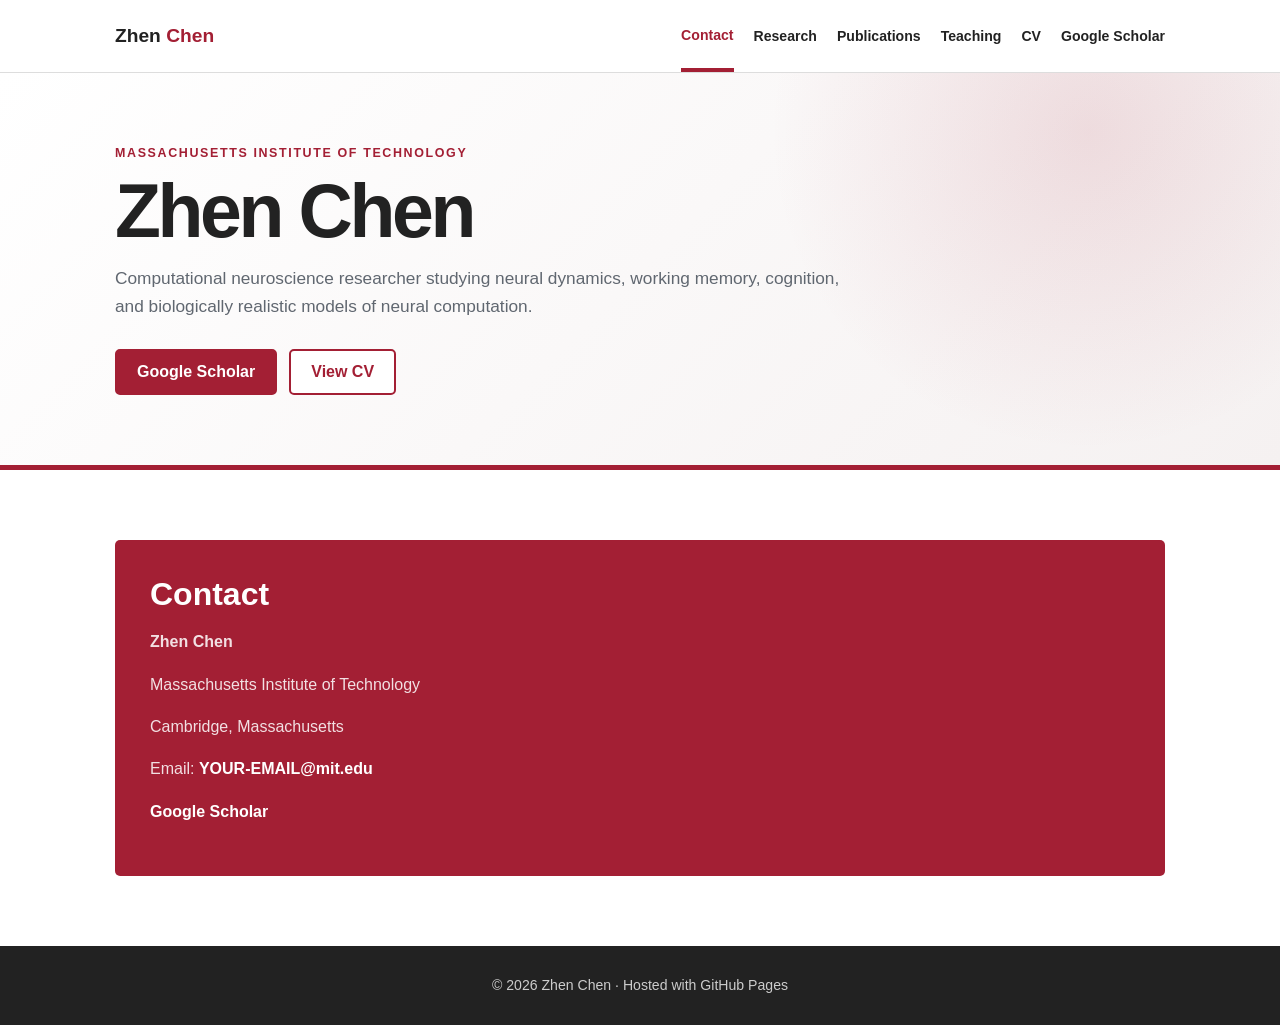
<file: contact.html>
<!DOCTYPE html>
<html lang="en">
<head>
  <meta charset="UTF-8">
  <meta name="viewport" content="width=device-width, initial-scale=1.0">
  <meta name="description" content="Academic website of Zhen Chen">
  <title>Zhen Chen | Contact</title>
  <link rel="stylesheet" href="style.css">
</head>

<body>
  <header class="site-header">
    <nav class="navigation container" aria-label="Main navigation">
      <a class="site-name" href="index.html">Zhen <span>Chen</span></a>

      <ul class="nav-links">
        <a class="active" href="contact.html">Contact</a>
        <li><a href="research.html">Research</a></li>
        <li><a href="publications.html">Publications</a></li>
        <li><a href="teaching.html">Teaching</a></li>
        <li><a href="Zhen-Chen-CV.pdf" target="_blank">CV</a></li>
        <li>
          <a
            href="https://scholar.google.com/citations?user=5tLXAaEAAAAJ&hl=en"
            target="_blank"
            rel="noopener noreferrer"
          >
            Google Scholar
          </a>
        </li>
      </ul>
    </nav>
  </header>

  <section class="page-banner">
    <div class="container">
      <p class="eyebrow">Massachusetts Institute of Technology</p>
      <h1>Zhen Chen</h1>

      <p class="subtitle">
        Computational neuroscience researcher studying neural dynamics,
        working memory, cognition, and biologically realistic models of
        neural computation.
      </p>

      <div class="button-group">
        <a
          class="button"
          href="https://scholar.google.com/citations?user=5tLXAaEAAAAJ&hl=en"
          target="_blank"
          rel="noopener noreferrer"
        >
          Google Scholar
        </a>

        <a
          class="button secondary"
          href="Zhen-Chen-CV.pdf"
          target="_blank"
        >
          View CV
        </a>
      </div>
    </div>
  </section>

<main>
  <section class="content-section">
    <div class="container">
      <div class="contact-card">
        <h2>Contact</h2>

        <p><strong>Zhen Chen</strong></p>

        <p>Massachusetts Institute of Technology</p>

        <p>Cambridge, Massachusetts</p>

        <p>
          Email:
          <a href="mailto:YOUR-EMAIL@mit.edu">
            YOUR-EMAIL@mit.edu
          </a>
        </p>

        <p>
          <a
            href="https://scholar.google.com/citations?user=5tLXAaEAAAAJ&hl=en"
            target="_blank"
            rel="noopener noreferrer"
          >
            Google Scholar
          </a>
        </p>
      </div>
    </div>
  </section>
</main>

  <footer>
    <div class="container">
      <p>&copy; 2026 Zhen Chen · Hosted with GitHub Pages</p>
    </div>
  </footer>
</body>
</html>
</file>
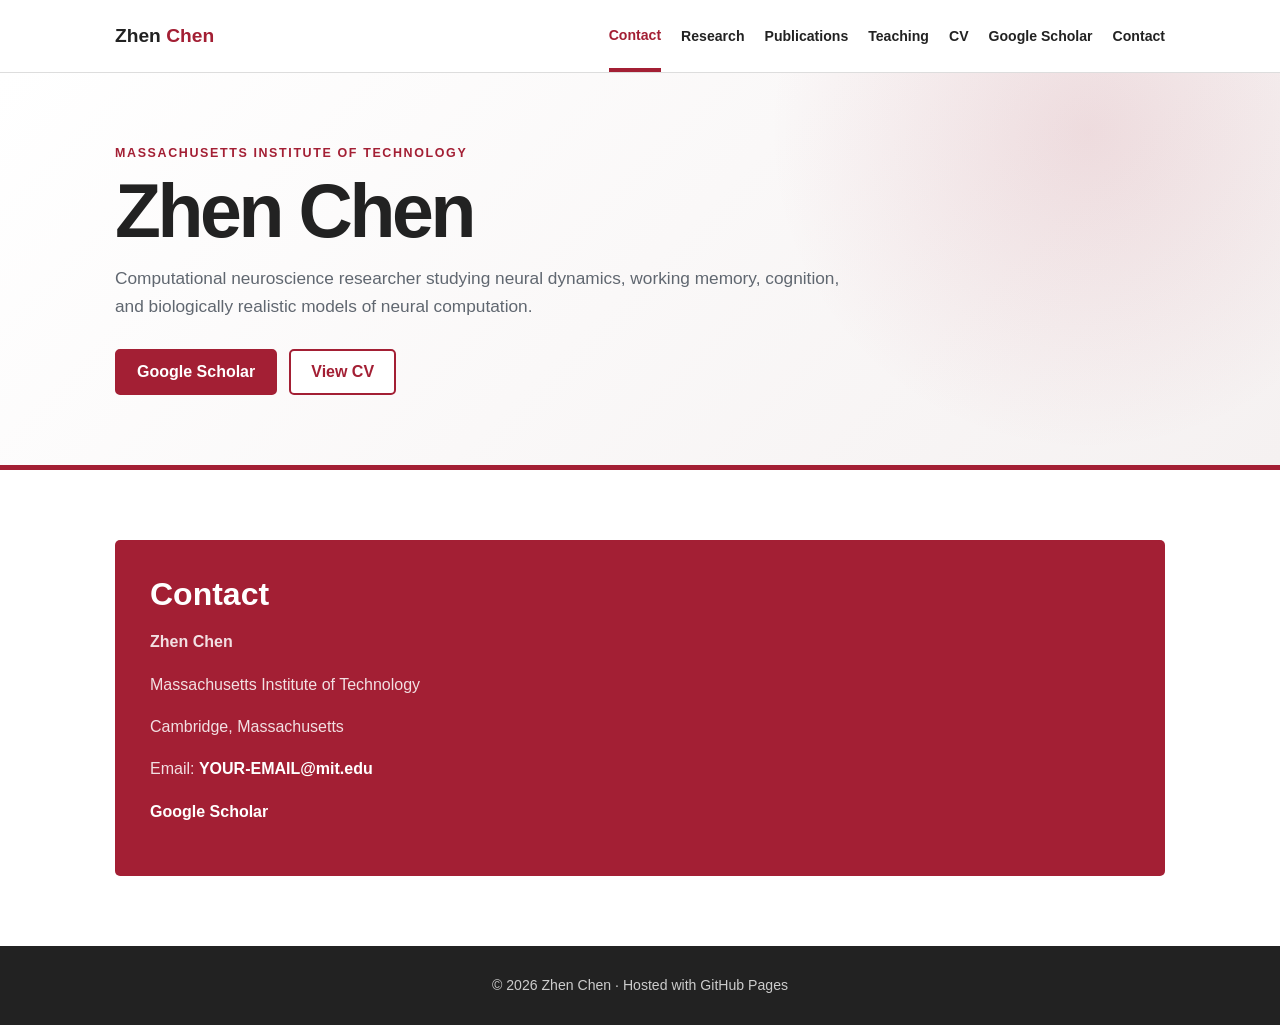
<file: Contact.html>
<!DOCTYPE html>
<html lang="en">
<head>
  <meta charset="UTF-8">
  <meta name="viewport" content="width=device-width, initial-scale=1.0">
  <meta name="description" content="Academic website of Zhen Chen">
  <title>Zhen Chen | Contact</title>
  <link rel="stylesheet" href="style.css">
</head>

<body>
  <header class="site-header">
    <nav class="navigation container" aria-label="Main navigation">
      <a class="site-name" href="index.html">Zhen <span>Chen</span></a>

      <ul class="nav-links">
        <a class="active" href="contact.html">Contact</a>
        <li><a href="research.html">Research</a></li>
        <li><a href="publications.html">Publications</a></li>
        <li><a href="teaching.html">Teaching</a></li>
        <li><a href="Zhen-Chen-CV.pdf" target="_blank">CV</a></li>
        <li>
          <a
            href="https://scholar.google.com/citations?user=5tLXAaEAAAAJ&hl=en"
            target="_blank"
            rel="noopener noreferrer"
          >
            Google Scholar
          </a>
        </li>
        <li><a href="contact.html">Contact</a></li>
      </ul>
    </nav>
  </header>

  <section class="page-banner">
    <div class="container">
      <p class="eyebrow">Massachusetts Institute of Technology</p>
      <h1>Zhen Chen</h1>

      <p class="subtitle">
        Computational neuroscience researcher studying neural dynamics,
        working memory, cognition, and biologically realistic models of
        neural computation.
      </p>

      <div class="button-group">
        <a
          class="button"
          href="https://scholar.google.com/citations?user=5tLXAaEAAAAJ&hl=en"
          target="_blank"
          rel="noopener noreferrer"
        >
          Google Scholar
        </a>

        <a
          class="button secondary"
          href="Zhen-Chen-CV.pdf"
          target="_blank"
        >
          View CV
        </a>
      </div>
    </div>
  </section>

<main>
  <section class="content-section">
    <div class="container">
      <div class="contact-card">
        <h2>Contact</h2>

        <p><strong>Zhen Chen</strong></p>

        <p>Massachusetts Institute of Technology</p>

        <p>Cambridge, Massachusetts</p>

        <p>
          Email:
          <a href="mailto:YOUR-EMAIL@mit.edu">
            YOUR-EMAIL@mit.edu
          </a>
        </p>

        <p>
          <a
            href="https://scholar.google.com/citations?user=5tLXAaEAAAAJ&hl=en"
            target="_blank"
            rel="noopener noreferrer"
          >
            Google Scholar
          </a>
        </p>
      </div>
    </div>
  </section>
</main>

  <footer>
    <div class="container">
      <p>&copy; 2026 Zhen Chen · Hosted with GitHub Pages</p>
    </div>
  </footer>
</body>
</html>
</file>
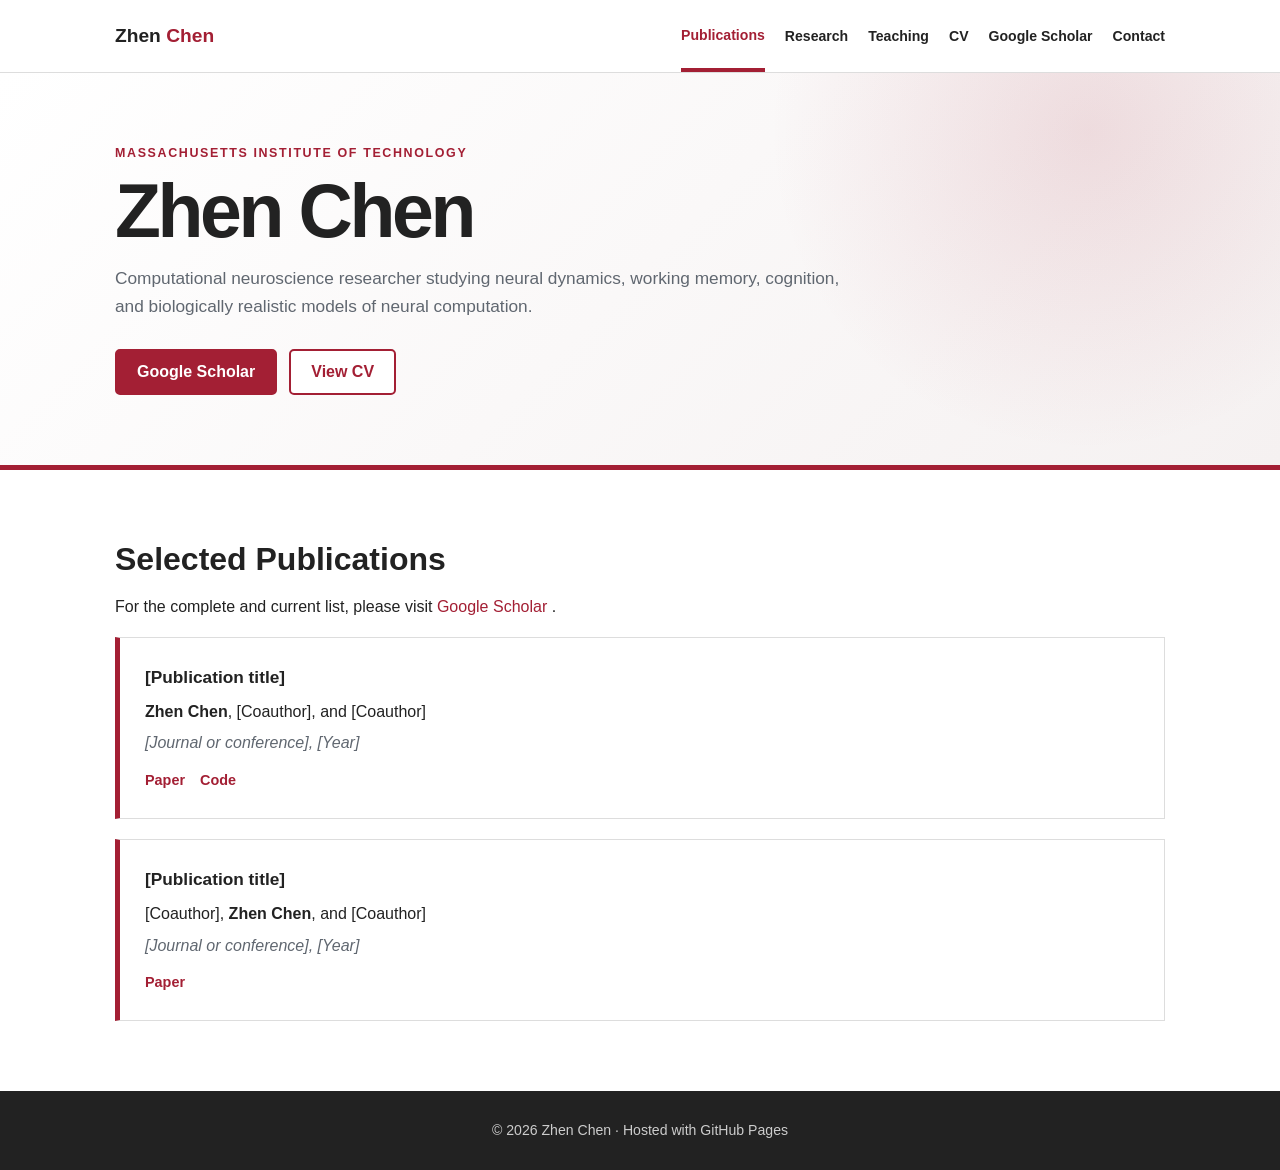
<file: publication.html>
<!DOCTYPE html>
<html lang="en">
<head>
  <meta charset="UTF-8">
  <meta name="viewport" content="width=device-width, initial-scale=1.0">
  <meta name="description" content="Academic website of Zhen Chen">
  <title>Zhen Chen | Publications</title>
  <link rel="stylesheet" href="style.css">
</head>

<body>
  <header class="site-header">
    <nav class="navigation container" aria-label="Main navigation">
      <a class="site-name" href="index.html">Zhen <span>Chen</span></a>

      <ul class="nav-links">
        <a class="active" href="publication.html">Publications</a>
        <li><a href="research.html">Research</a></li>
        <li><a href="teaching.html">Teaching</a></li>
        <li><a href="Zhen-Chen-CV.pdf" target="_blank">CV</a></li>
        <li>
          <a
            href="https://scholar.google.com/citations?user=5tLXAaEAAAAJ&hl=en"
            target="_blank"
            rel="noopener noreferrer"
          >
            Google Scholar
          </a>
        </li>
        <li><a href="contact.html">Contact</a></li>
      </ul>
    </nav>
  </header>

  <section class="page-banner">
    <div class="container">
      <p class="eyebrow">Massachusetts Institute of Technology</p>
      <h1>Zhen Chen</h1>

      <p class="subtitle">
        Computational neuroscience researcher studying neural dynamics,
        working memory, cognition, and biologically realistic models of
        neural computation.
      </p>

      <div class="button-group">
        <a
          class="button"
          href="https://scholar.google.com/citations?user=5tLXAaEAAAAJ&hl=en"
          target="_blank"
          rel="noopener noreferrer"
        >
          Google Scholar
        </a>

        <a
          class="button secondary"
          href="Zhen-Chen-CV.pdf"
          target="_blank"
        >
          View CV
        </a>
      </div>
    </div>
  </section>

<main>
  <section class="content-section">
    <div class="container">
      <h2>Selected Publications</h2>

      <p>
        For the complete and current list, please visit
        <a
          href="https://scholar.google.com/citations?user=5tLXAaEAAAAJ&hl=en"
          target="_blank"
        >
          Google Scholar
        </a>.
      </p>

      <div class="publication-list">
        <article class="publication">
          <p class="publication-title">[Publication title]</p>

          <p class="publication-authors">
            <strong>Zhen Chen</strong>, [Coauthor], and [Coauthor]
          </p>

          <p class="publication-source">
            [Journal or conference], [Year]
          </p>

          <div class="publication-links">
            <a href="#">Paper</a>
            <a href="#">Code</a>
          </div>
        </article>

        <article class="publication">
          <p class="publication-title">[Publication title]</p>

          <p class="publication-authors">
            [Coauthor], <strong>Zhen Chen</strong>, and [Coauthor]
          </p>

          <p class="publication-source">
            [Journal or conference], [Year]
          </p>

          <div class="publication-links">
            <a href="#">Paper</a>
          </div>
        </article>
      </div>
    </div>
  </section>
</main>

  <footer>
    <div class="container">
      <p>&copy; 2026 Zhen Chen · Hosted with GitHub Pages</p>
    </div>
  </footer>
</body>
</html>
</file>
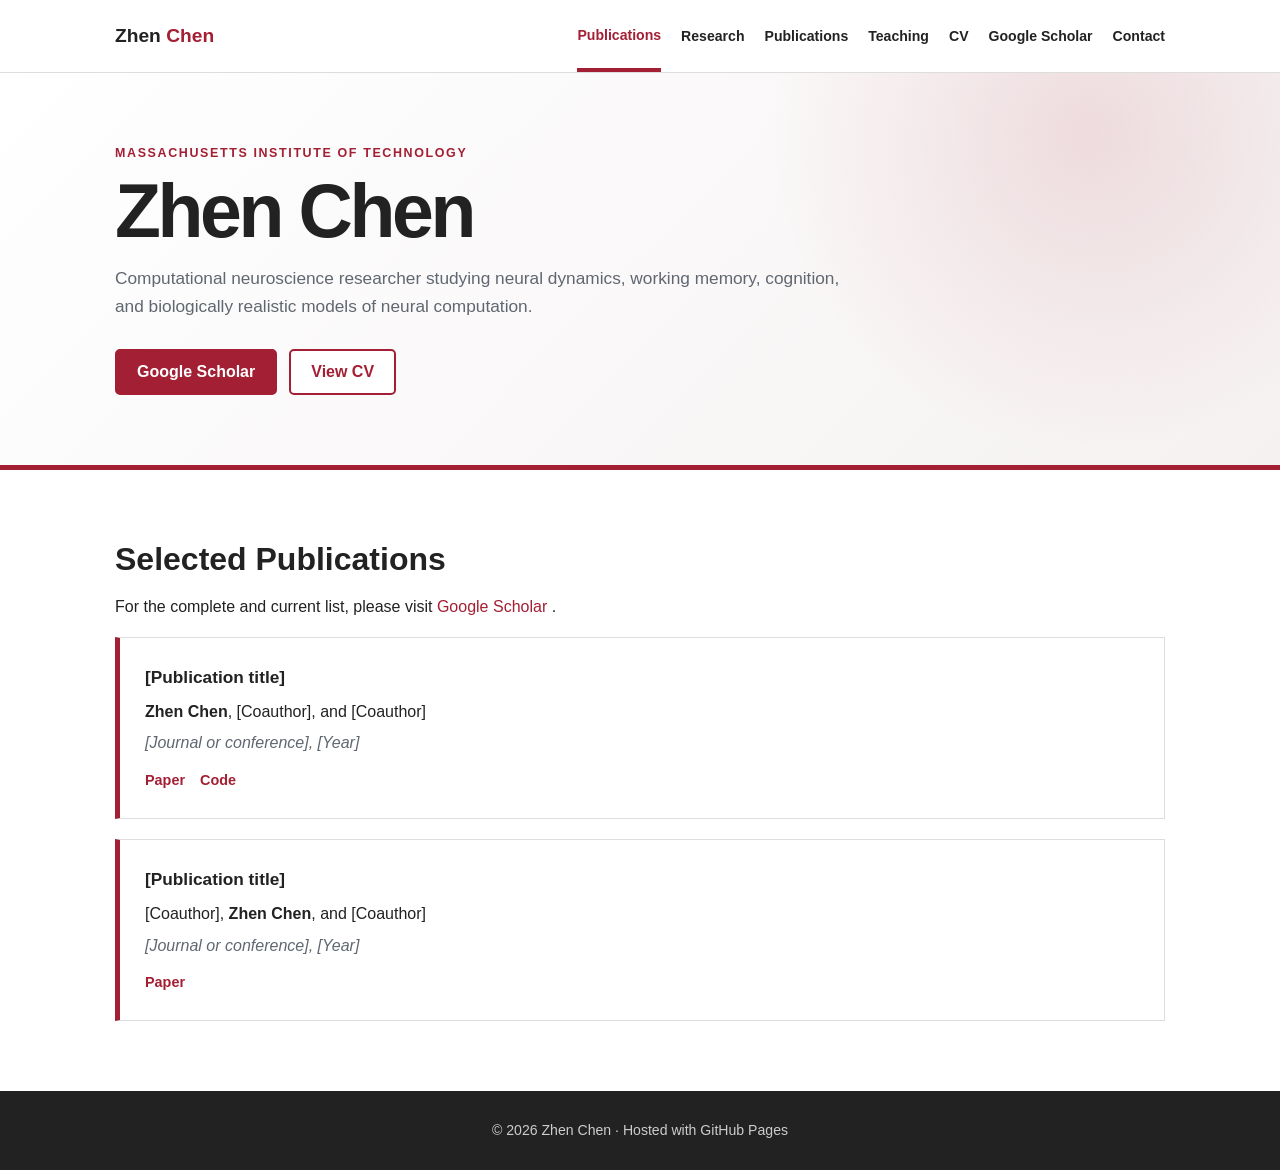
<file: Publication.html>
<!DOCTYPE html>
<html lang="en">
<head>
  <meta charset="UTF-8">
  <meta name="viewport" content="width=device-width, initial-scale=1.0">
  <meta name="description" content="Academic website of Zhen Chen">
  <title>Zhen Chen | Publications</title>
  <link rel="stylesheet" href="style.css">
</head>

<body>
  <header class="site-header">
    <nav class="navigation container" aria-label="Main navigation">
      <a class="site-name" href="index.html">Zhen <span>Chen</span></a>

      <ul class="nav-links">
        <a class="active" href="publications.html">Publications</a>
        <li><a href="research.html">Research</a></li>
        <li><a href="publications.html">Publications</a></li>
        <li><a href="teaching.html">Teaching</a></li>
        <li><a href="Zhen-Chen-CV.pdf" target="_blank">CV</a></li>
        <li>
          <a
            href="https://scholar.google.com/citations?user=5tLXAaEAAAAJ&hl=en"
            target="_blank"
            rel="noopener noreferrer"
          >
            Google Scholar
          </a>
        </li>
        <li><a href="contact.html">Contact</a></li>
      </ul>
    </nav>
  </header>

  <section class="page-banner">
    <div class="container">
      <p class="eyebrow">Massachusetts Institute of Technology</p>
      <h1>Zhen Chen</h1>

      <p class="subtitle">
        Computational neuroscience researcher studying neural dynamics,
        working memory, cognition, and biologically realistic models of
        neural computation.
      </p>

      <div class="button-group">
        <a
          class="button"
          href="https://scholar.google.com/citations?user=5tLXAaEAAAAJ&hl=en"
          target="_blank"
          rel="noopener noreferrer"
        >
          Google Scholar
        </a>

        <a
          class="button secondary"
          href="Zhen-Chen-CV.pdf"
          target="_blank"
        >
          View CV
        </a>
      </div>
    </div>
  </section>

<main>
  <section class="content-section">
    <div class="container">
      <h2>Selected Publications</h2>

      <p>
        For the complete and current list, please visit
        <a
          href="https://scholar.google.com/citations?user=5tLXAaEAAAAJ&hl=en"
          target="_blank"
        >
          Google Scholar
        </a>.
      </p>

      <div class="publication-list">
        <article class="publication">
          <p class="publication-title">[Publication title]</p>

          <p class="publication-authors">
            <strong>Zhen Chen</strong>, [Coauthor], and [Coauthor]
          </p>

          <p class="publication-source">
            [Journal or conference], [Year]
          </p>

          <div class="publication-links">
            <a href="#">Paper</a>
            <a href="#">Code</a>
          </div>
        </article>

        <article class="publication">
          <p class="publication-title">[Publication title]</p>

          <p class="publication-authors">
            [Coauthor], <strong>Zhen Chen</strong>, and [Coauthor]
          </p>

          <p class="publication-source">
            [Journal or conference], [Year]
          </p>

          <div class="publication-links">
            <a href="#">Paper</a>
          </div>
        </article>
      </div>
    </div>
  </section>
</main>

  <footer>
    <div class="container">
      <p>&copy; 2026 Zhen Chen · Hosted with GitHub Pages</p>
    </div>
  </footer>
</body>
</html>
</file>
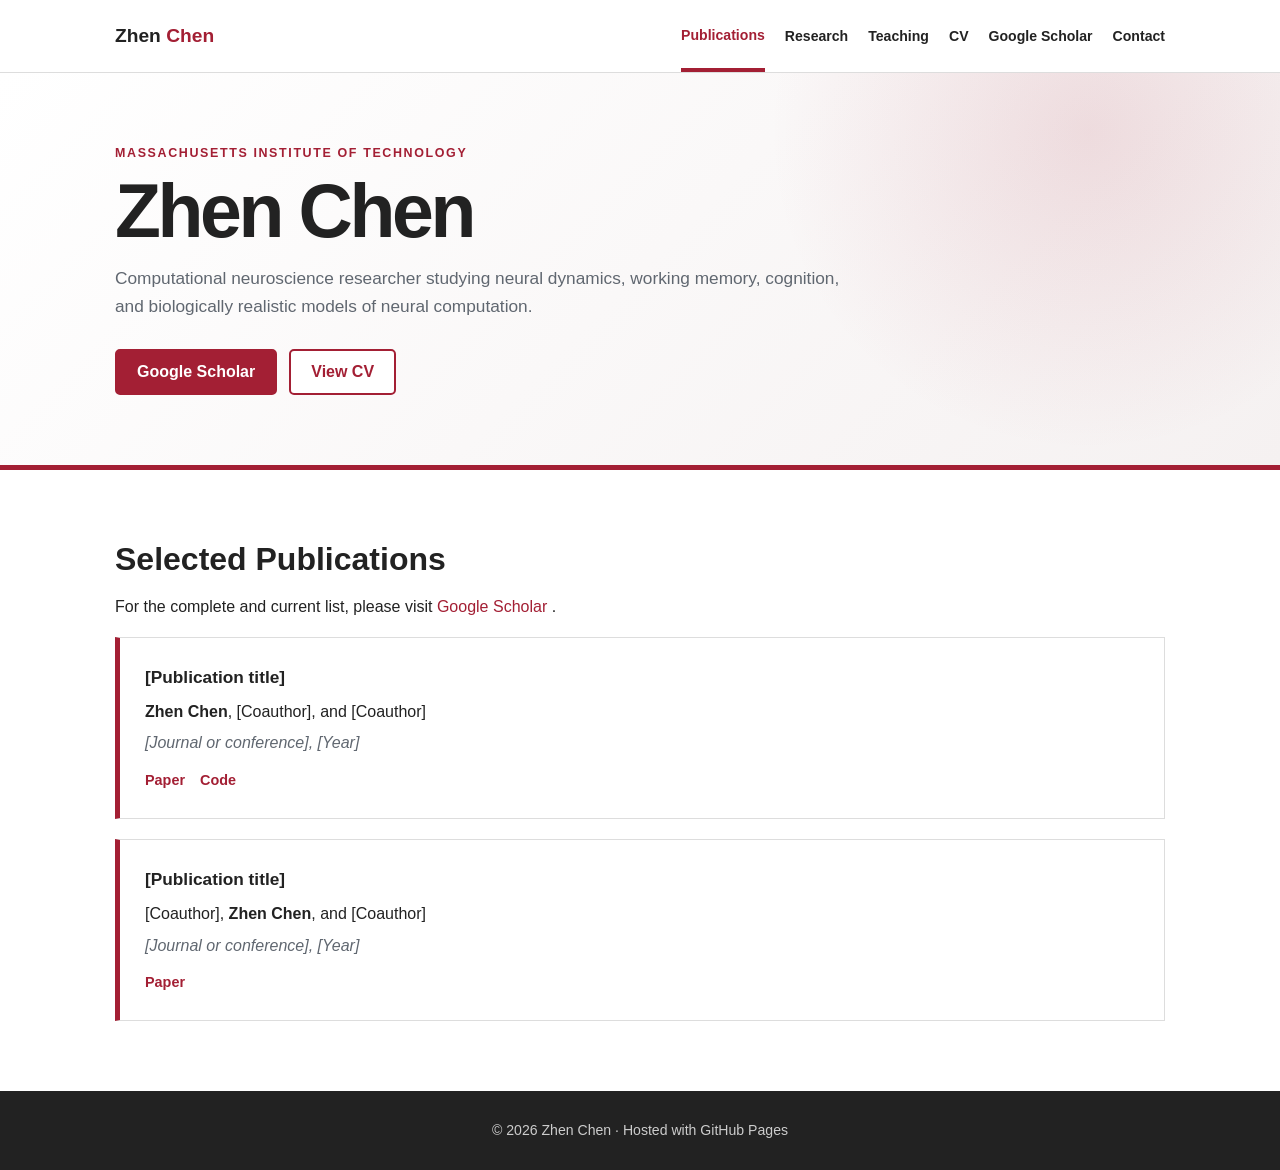
<file: publications.html>
<!DOCTYPE html>
<html lang="en">
<head>
  <meta charset="UTF-8">
  <meta name="viewport" content="width=device-width, initial-scale=1.0">
  <meta name="description" content="Academic website of Zhen Chen">
  <title>Zhen Chen | Publications</title>
  <link rel="stylesheet" href="style.css">
</head>

<body>
  <header class="site-header">
    <nav class="navigation container" aria-label="Main navigation">
      <a class="site-name" href="index.html">Zhen <span>Chen</span></a>

      <ul class="nav-links">
        <a class="active" href="publications.html">Publications</a>
        <li><a href="research.html">Research</a></li>
        <li><a href="teaching.html">Teaching</a></li>
        <li><a href="Zhen-Chen-CV.pdf" target="_blank">CV</a></li>
        <li>
          <a
            href="https://scholar.google.com/citations?user=5tLXAaEAAAAJ&hl=en"
            target="_blank"
            rel="noopener noreferrer"
          >
            Google Scholar
          </a>
        </li>
        <li><a href="contact.html">Contact</a></li>
      </ul>
    </nav>
  </header>

  <section class="page-banner">
    <div class="container">
      <p class="eyebrow">Massachusetts Institute of Technology</p>
      <h1>Zhen Chen</h1>

      <p class="subtitle">
        Computational neuroscience researcher studying neural dynamics,
        working memory, cognition, and biologically realistic models of
        neural computation.
      </p>

      <div class="button-group">
        <a
          class="button"
          href="https://scholar.google.com/citations?user=5tLXAaEAAAAJ&hl=en"
          target="_blank"
          rel="noopener noreferrer"
        >
          Google Scholar
        </a>

        <a
          class="button secondary"
          href="Zhen-Chen-CV.pdf"
          target="_blank"
        >
          View CV
        </a>
      </div>
    </div>
  </section>

<main>
  <section class="content-section">
    <div class="container">
      <h2>Selected Publications</h2>

      <p>
        For the complete and current list, please visit
        <a
          href="https://scholar.google.com/citations?user=5tLXAaEAAAAJ&hl=en"
          target="_blank"
        >
          Google Scholar
        </a>.
      </p>

      <div class="publication-list">
        <article class="publication">
          <p class="publication-title">[Publication title]</p>

          <p class="publication-authors">
            <strong>Zhen Chen</strong>, [Coauthor], and [Coauthor]
          </p>

          <p class="publication-source">
            [Journal or conference], [Year]
          </p>

          <div class="publication-links">
            <a href="#">Paper</a>
            <a href="#">Code</a>
          </div>
        </article>

        <article class="publication">
          <p class="publication-title">[Publication title]</p>

          <p class="publication-authors">
            [Coauthor], <strong>Zhen Chen</strong>, and [Coauthor]
          </p>

          <p class="publication-source">
            [Journal or conference], [Year]
          </p>

          <div class="publication-links">
            <a href="#">Paper</a>
          </div>
        </article>
      </div>
    </div>
  </section>
</main>

  <footer>
    <div class="container">
      <p>&copy; 2026 Zhen Chen · Hosted with GitHub Pages</p>
    </div>
  </footer>
</body>
</html>
</file>
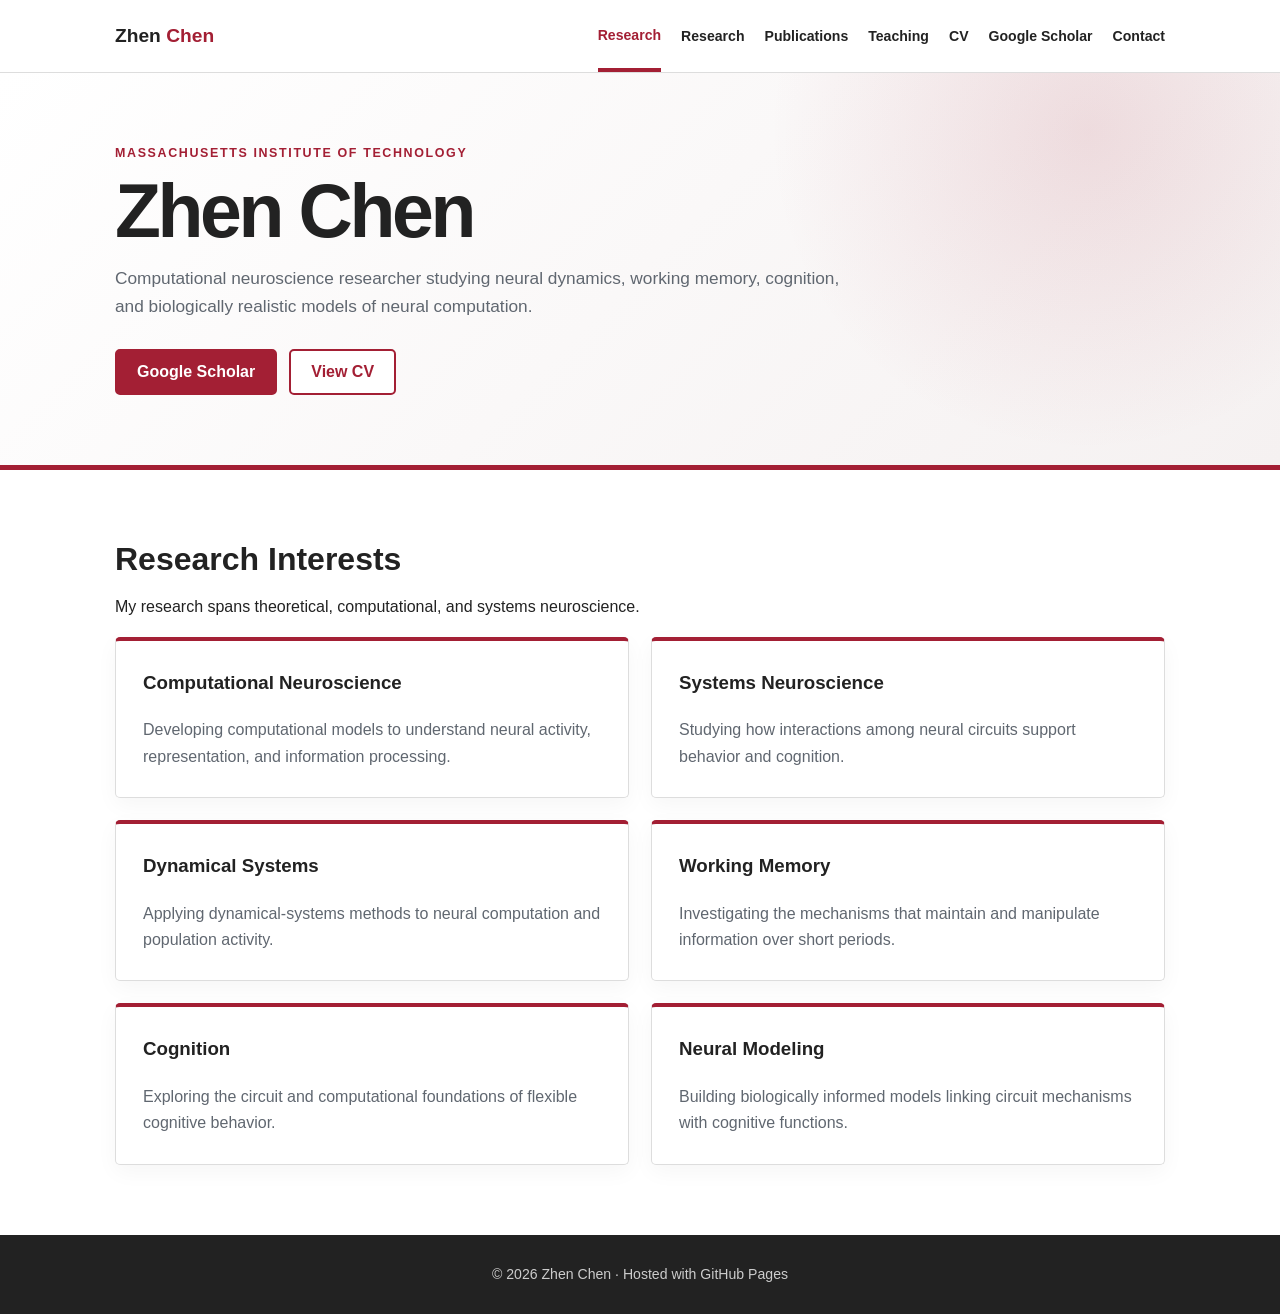
<file: Research.html>
<!DOCTYPE html>
<html lang="en">
<head>
  <meta charset="UTF-8">
  <meta name="viewport" content="width=device-width, initial-scale=1.0">
  <meta name="description" content="Academic website of Zhen Chen">
  <title>Zhen Chen | Research</title>
  <link rel="stylesheet" href="style.css">
</head>

<body>
  <header class="site-header">
    <nav class="navigation container" aria-label="Main navigation">
      <a class="site-name" href="index.html">Zhen <span>Chen</span></a>

      <ul class="nav-links">
        <a class="active" href="research.html">Research</a>
        <li><a href="research.html">Research</a></li>
        <li><a href="publications.html">Publications</a></li>
        <li><a href="teaching.html">Teaching</a></li>
        <li><a href="Zhen-Chen-CV.pdf" target="_blank">CV</a></li>
        <li>
          <a
            href="https://scholar.google.com/citations?user=5tLXAaEAAAAJ&hl=en"
            target="_blank"
            rel="noopener noreferrer"
          >
            Google Scholar
          </a>
        </li>
        <li><a href="contact.html">Contact</a></li>
      </ul>
    </nav>
  </header>

  <section class="page-banner">
    <div class="container">
      <p class="eyebrow">Massachusetts Institute of Technology</p>
      <h1>Zhen Chen</h1>

      <p class="subtitle">
        Computational neuroscience researcher studying neural dynamics,
        working memory, cognition, and biologically realistic models of
        neural computation.
      </p>

      <div class="button-group">
        <a
          class="button"
          href="https://scholar.google.com/citations?user=5tLXAaEAAAAJ&hl=en"
          target="_blank"
          rel="noopener noreferrer"
        >
          Google Scholar
        </a>

        <a
          class="button secondary"
          href="Zhen-Chen-CV.pdf"
          target="_blank"
        >
          View CV
        </a>
      </div>
    </div>
  </section>

<main>
  <section class="content-section">
    <div class="container">
      <h2>Research Interests</h2>

      <p>
        My research spans theoretical, computational, and systems
        neuroscience.
      </p>

      <div class="card-grid">
        <article class="card">
          <h3>Computational Neuroscience</h3>
          <p>
            Developing computational models to understand neural
            activity, representation, and information processing.
          </p>
        </article>

        <article class="card">
          <h3>Systems Neuroscience</h3>
          <p>
            Studying how interactions among neural circuits support
            behavior and cognition.
          </p>
        </article>

        <article class="card">
          <h3>Dynamical Systems</h3>
          <p>
            Applying dynamical-systems methods to neural computation and
            population activity.
          </p>
        </article>

        <article class="card">
          <h3>Working Memory</h3>
          <p>
            Investigating the mechanisms that maintain and manipulate
            information over short periods.
          </p>
        </article>

        <article class="card">
          <h3>Cognition</h3>
          <p>
            Exploring the circuit and computational foundations of
            flexible cognitive behavior.
          </p>
        </article>

        <article class="card">
          <h3>Neural Modeling</h3>
          <p>
            Building biologically informed models linking circuit
            mechanisms with cognitive functions.
          </p>
        </article>
      </div>
    </div>
  </section>
</main>

  <footer>
    <div class="container">
      <p>&copy; 2026 Zhen Chen · Hosted with GitHub Pages</p>
    </div>
  </footer>
</body>
</html>
</file>
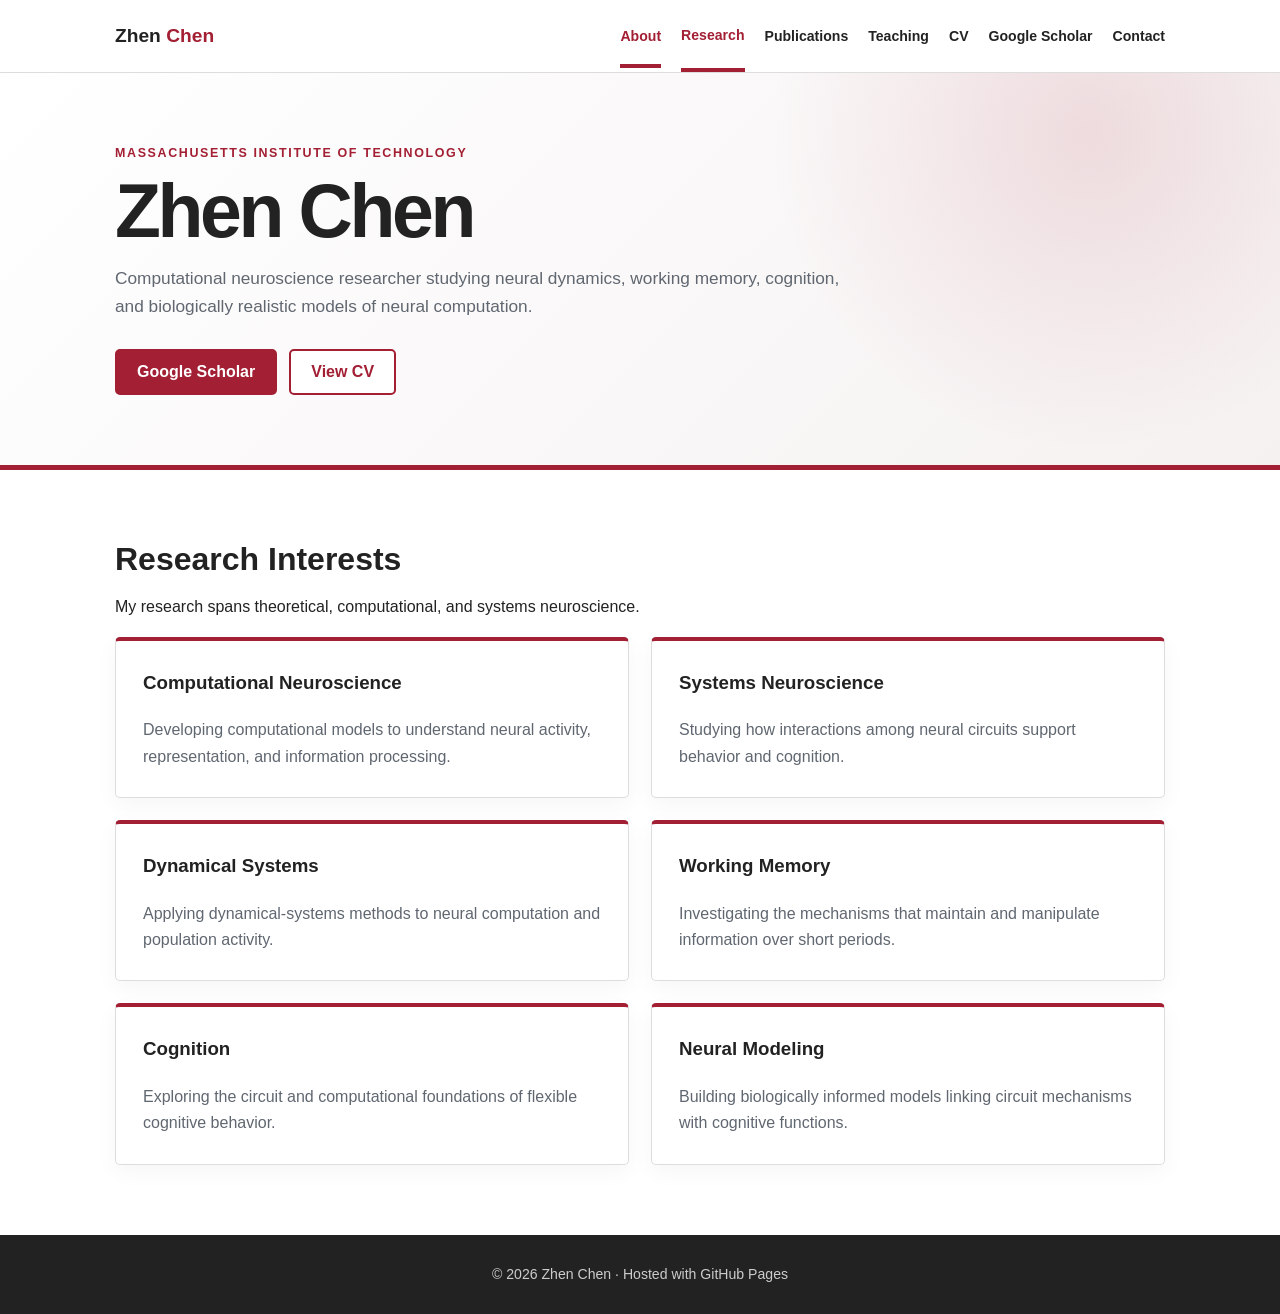
<file: research.html>
<!DOCTYPE html>
<html lang="en">
<head>
  <meta charset="UTF-8">
  <meta name="viewport" content="width=device-width, initial-scale=1.0">
  <meta name="description" content="Academic website of Zhen Chen">
  <title>Zhen Chen | Research</title>
  <link rel="stylesheet" href="style.css">
</head>

<body>
  <header class="site-header">
    <nav class="navigation container" aria-label="Main navigation">
      <a class="site-name" href="index.html">Zhen <span>Chen</span></a>

      <ul class="nav-links">
        <li><a class="active" href="index.html">About</a></li>
        <a class="active" href="research.html">Research</a>
        <li><a href="publications.html">Publications</a></li>
        <li><a href="teaching.html">Teaching</a></li>
        <li><a href="Zhen-Chen-CV.pdf" target="_blank">CV</a></li>
        <li>
          <a
            href="https://scholar.google.com/citations?user=5tLXAaEAAAAJ&hl=en"
            target="_blank"
            rel="noopener noreferrer"
          >
            Google Scholar
          </a>
        </li>
        <li><a href="contact.html">Contact</a></li>
      </ul>
    </nav>
  </header>

  <section class="page-banner">
    <div class="container">
      <p class="eyebrow">Massachusetts Institute of Technology</p>
      <h1>Zhen Chen</h1>

      <p class="subtitle">
        Computational neuroscience researcher studying neural dynamics,
        working memory, cognition, and biologically realistic models of
        neural computation.
      </p>

      <div class="button-group">
        <a
          class="button"
          href="https://scholar.google.com/citations?user=5tLXAaEAAAAJ&hl=en"
          target="_blank"
          rel="noopener noreferrer"
        >
          Google Scholar
        </a>

        <a
          class="button secondary"
          href="Zhen-Chen-CV.pdf"
          target="_blank"
        >
          View CV
        </a>
      </div>
    </div>
  </section>

<main>
  <section class="content-section">
    <div class="container">
      <h2>Research Interests</h2>

      <p>
        My research spans theoretical, computational, and systems
        neuroscience.
      </p>

      <div class="card-grid">
        <article class="card">
          <h3>Computational Neuroscience</h3>
          <p>
            Developing computational models to understand neural
            activity, representation, and information processing.
          </p>
        </article>

        <article class="card">
          <h3>Systems Neuroscience</h3>
          <p>
            Studying how interactions among neural circuits support
            behavior and cognition.
          </p>
        </article>

        <article class="card">
          <h3>Dynamical Systems</h3>
          <p>
            Applying dynamical-systems methods to neural computation and
            population activity.
          </p>
        </article>

        <article class="card">
          <h3>Working Memory</h3>
          <p>
            Investigating the mechanisms that maintain and manipulate
            information over short periods.
          </p>
        </article>

        <article class="card">
          <h3>Cognition</h3>
          <p>
            Exploring the circuit and computational foundations of
            flexible cognitive behavior.
          </p>
        </article>

        <article class="card">
          <h3>Neural Modeling</h3>
          <p>
            Building biologically informed models linking circuit
            mechanisms with cognitive functions.
          </p>
        </article>
      </div>
    </div>
  </section>
</main>

  <footer>
    <div class="container">
      <p>&copy; 2026 Zhen Chen · Hosted with GitHub Pages</p>
    </div>
  </footer>
</body>
</html>
</file>
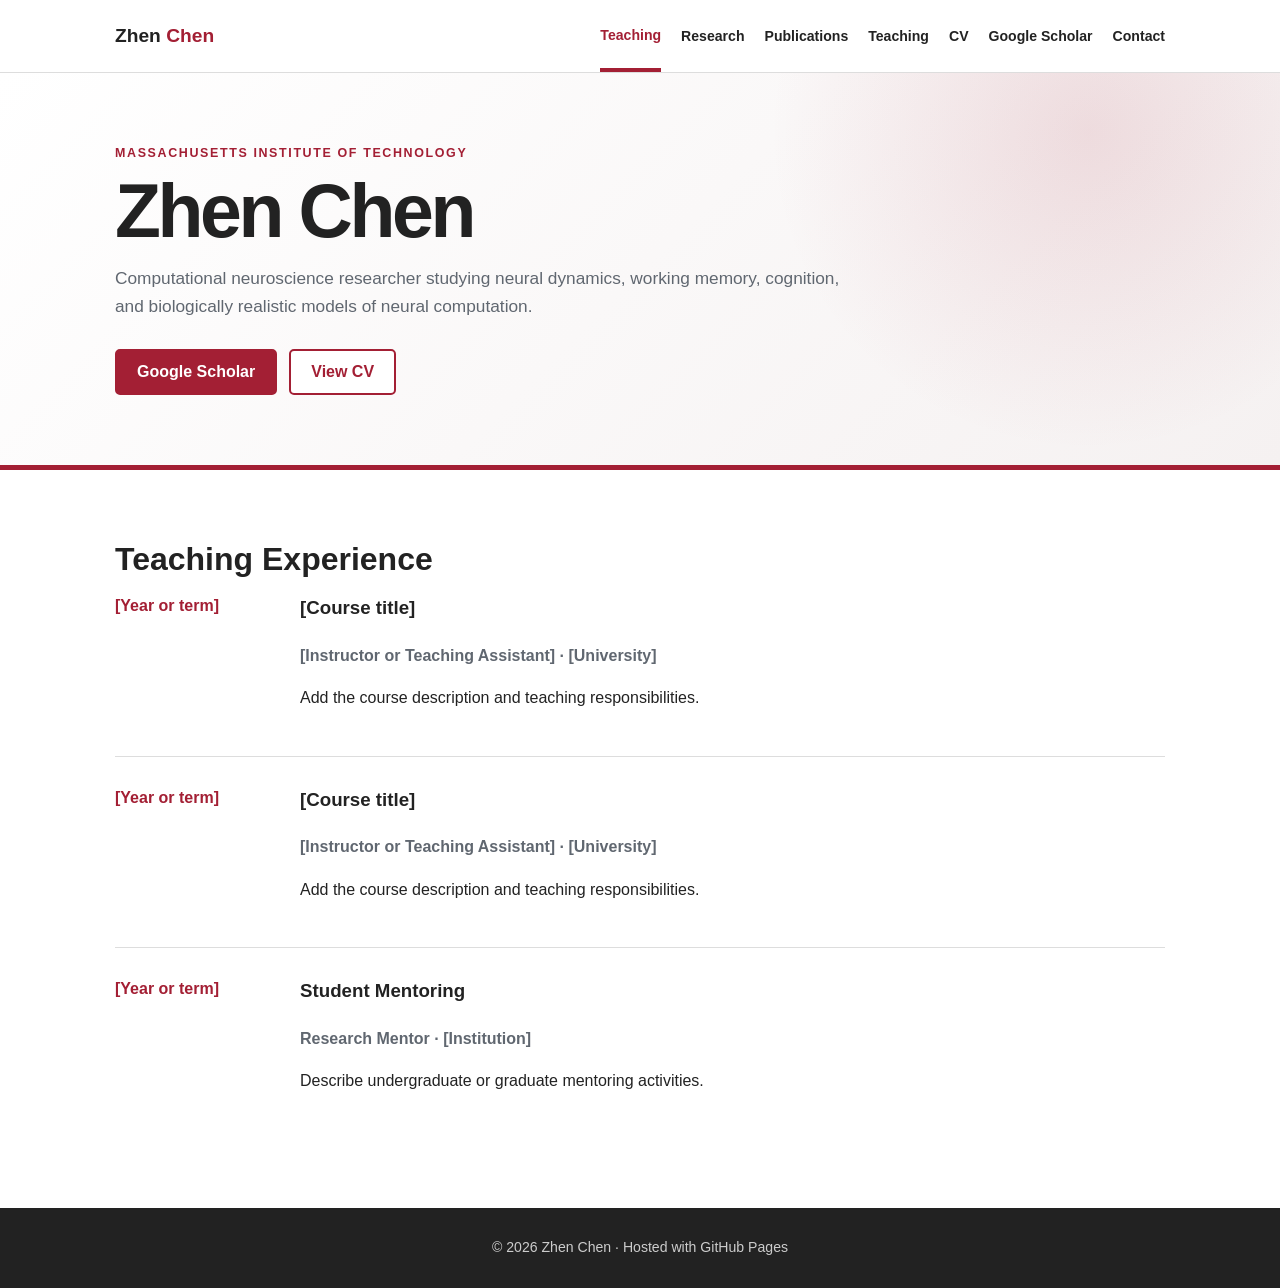
<file: Teaching.html>
<!DOCTYPE html>
<html lang="en">
<head>
  <meta charset="UTF-8">
  <meta name="viewport" content="width=device-width, initial-scale=1.0">
  <meta name="description" content="Academic website of Zhen Chen">
  <title>Zhen Chen | Teaching</title>
  <link rel="stylesheet" href="style.css">
</head>

<body>
  <header class="site-header">
    <nav class="navigation container" aria-label="Main navigation">
      <a class="site-name" href="index.html">Zhen <span>Chen</span></a>

      <ul class="nav-links">
        <a class="active" href="teaching.html">Teaching</a>
        <li><a href="research.html">Research</a></li>
        <li><a href="publications.html">Publications</a></li>
        <li><a href="teaching.html">Teaching</a></li>
        <li><a href="Zhen-Chen-CV.pdf" target="_blank">CV</a></li>
        <li>
          <a
            href="https://scholar.google.com/citations?user=5tLXAaEAAAAJ&hl=en"
            target="_blank"
            rel="noopener noreferrer"
          >
            Google Scholar
          </a>
        </li>
        <li><a href="contact.html">Contact</a></li>
      </ul>
    </nav>
  </header>

  <section class="page-banner">
    <div class="container">
      <p class="eyebrow">Massachusetts Institute of Technology</p>
      <h1>Zhen Chen</h1>

      <p class="subtitle">
        Computational neuroscience researcher studying neural dynamics,
        working memory, cognition, and biologically realistic models of
        neural computation.
      </p>

      <div class="button-group">
        <a
          class="button"
          href="https://scholar.google.com/citations?user=5tLXAaEAAAAJ&hl=en"
          target="_blank"
          rel="noopener noreferrer"
        >
          Google Scholar
        </a>

        <a
          class="button secondary"
          href="Zhen-Chen-CV.pdf"
          target="_blank"
        >
          View CV
        </a>
      </div>
    </div>
  </section>

<main>
  <section class="content-section">
    <div class="container">
      <h2>Teaching Experience</h2>

      <div>
        <article class="timeline-item">
          <p class="date">[Year or term]</p>

          <div>
            <h3>[Course title]</h3>
            <p class="role">
              [Instructor or Teaching Assistant] · [University]
            </p>
            <p>
              Add the course description and teaching responsibilities.
            </p>
          </div>
        </article>

        <article class="timeline-item">
          <p class="date">[Year or term]</p>

          <div>
            <h3>[Course title]</h3>
            <p class="role">
              [Instructor or Teaching Assistant] · [University]
            </p>
            <p>
              Add the course description and teaching responsibilities.
            </p>
          </div>
        </article>

        <article class="timeline-item">
          <p class="date">[Year or term]</p>

          <div>
            <h3>Student Mentoring</h3>
            <p class="role">Research Mentor · [Institution]</p>
            <p>
              Describe undergraduate or graduate mentoring activities.
            </p>
          </div>
        </article>
      </div>
    </div>
  </section>
</main>

  <footer>
    <div class="container">
      <p>&copy; 2026 Zhen Chen · Hosted with GitHub Pages</p>
    </div>
  </footer>
</body>
</html>
</file>
<file: style.css>
:root {
  --primary: #a31f34;
  --primary-dark: #750014;
  --text: #222222;
  --muted: #606770;
  --background: #ffffff;
  --light: #f5f5f3;
  --border: #dddddd;
  --max-width: 1050px;
  --shadow: 0 12px 35px rgba(0, 0, 0, 0.09);
}

* {
  box-sizing: border-box;
}

html {
  min-height: 100%;
}

body {
  min-height: 100vh;
  display: flex;
  flex-direction: column;
  margin: 0;
  background: var(--background);
  color: var(--text);
  font-family: Arial, Helvetica, sans-serif;
  line-height: 1.65;
}

img {
  max-width: 100%;
}

a {
  color: var(--primary);
  text-decoration: none;
}

a:hover {
  color: var(--primary-dark);
  text-decoration: underline;
}

.container {
  width: min(90%, var(--max-width));
  margin: 0 auto;
}

/* Navigation */

.site-header {
  background: rgba(255, 255, 255, 0.97);
  border-bottom: 1px solid var(--border);
}

.navigation {
  min-height: 72px;
  display: flex;
  align-items: center;
  justify-content: space-between;
  gap: 30px;
}

.site-name {
  color: var(--text);
  font-size: 1.2rem;
  font-weight: 800;
  text-decoration: none;
}

.site-name span {
  color: var(--primary);
}

.nav-links {
  display: flex;
  align-items: center;
  gap: 20px;
  margin: 0;
  padding: 0;
  list-style: none;
}

.nav-links a {
  padding: 24px 0 20px;
  border-bottom: 4px solid transparent;
  color: var(--text);
  font-size: 0.88rem;
  font-weight: 700;
  text-decoration: none;
}

.nav-links a:hover,
.nav-links a.active {
  border-bottom-color: var(--primary);
  color: var(--primary);
}

/* Page banner */

.page-banner {
  padding: 70px 0;
  background:
    radial-gradient(
      circle at 85% 15%,
      rgba(163, 31, 52, 0.12),
      transparent 28%
    ),
    linear-gradient(135deg, #ffffff, #f5f1f1);
  border-bottom: 5px solid var(--primary);
}

.eyebrow {
  margin: 0 0 10px;
  color: var(--primary);
  font-size: 0.78rem;
  font-weight: 800;
  letter-spacing: 0.13em;
  text-transform: uppercase;
}

h1 {
  margin: 0 0 15px;
  font-size: clamp(2.8rem, 7vw, 4.7rem);
  line-height: 1;
  letter-spacing: -0.045em;
}

.subtitle {
  max-width: 740px;
  margin: 0;
  color: var(--muted);
  font-size: 1.08rem;
}

/* Main content */

main {
  flex: 1;
}

.content-section {
  padding: 70px 0;
}

.content-section:nth-child(even) {
  background: var(--light);
}

h2 {
  margin: 0 0 15px;
  font-size: 2rem;
  line-height: 1.2;
}

h3 {
  margin-top: 0;
}

.two-column {
  display: grid;
  grid-template-columns: 2fr 1fr;
  gap: 55px;
}

.profile-photo {
  width: 260px;
  height: 260px;
  border: 8px solid #ffffff;
  border-radius: 50%;
  box-shadow: var(--shadow);
  object-fit: cover;
}

.facts {
  margin: 0;
  padding: 25px;
  background: var(--light);
  border-left: 5px solid var(--primary);
}

.fact {
  margin-bottom: 18px;
}

.fact:last-child {
  margin-bottom: 0;
}

.fact dt {
  color: var(--primary);
  font-size: 0.75rem;
  font-weight: 800;
  letter-spacing: 0.08em;
  text-transform: uppercase;
}

.fact dd {
  margin: 3px 0 0;
}

/* Cards */

.card-grid {
  display: grid;
  grid-template-columns: repeat(2, 1fr);
  gap: 22px;
}

.card {
  padding: 27px;
  background: #ffffff;
  border: 1px solid var(--border);
  border-top: 4px solid var(--primary);
  border-radius: 5px;
  box-shadow: 0 7px 22px rgba(0, 0, 0, 0.04);
}

.card p:last-child {
  margin-bottom: 0;
  color: var(--muted);
}

/* Publications */

.publication-list {
  display: grid;
  gap: 20px;
}

.publication {
  padding: 25px;
  background: #ffffff;
  border: 1px solid var(--border);
  border-left: 5px solid var(--primary);
}

.publication-title {
  margin: 0 0 8px;
  font-size: 1.08rem;
  font-weight: 800;
}

.publication-authors {
  margin: 0 0 5px;
}

.publication-source {
  margin: 0;
  color: var(--muted);
  font-style: italic;
}

.publication-links {
  display: flex;
  gap: 15px;
  margin-top: 12px;
  font-size: 0.9rem;
  font-weight: 700;
}

/* Teaching */

.timeline-item {
  display: grid;
  grid-template-columns: 160px 1fr;
  gap: 25px;
  padding: 28px 0;
  border-bottom: 1px solid var(--border);
}

.timeline-item:first-child {
  padding-top: 0;
}

.timeline-item:last-child {
  border-bottom: 0;
}

.date {
  margin: 0;
  color: var(--primary);
  font-weight: 800;
}

.role {
  margin: 4px 0 8px;
  color: var(--muted);
  font-weight: 700;
}

/* Buttons */

.button-group {
  display: flex;
  flex-wrap: wrap;
  gap: 12px;
  margin-top: 28px;
}

.button {
  display: inline-flex;
  align-items: center;
  justify-content: center;
  min-height: 46px;
  padding: 0 20px;
  background: var(--primary);
  border: 2px solid var(--primary);
  border-radius: 5px;
  color: #ffffff;
  font-weight: 750;
  text-decoration: none;
}

.button:hover {
  background: var(--primary-dark);
  border-color: var(--primary-dark);
  color: #ffffff;
  text-decoration: none;
}

.button.secondary {
  background: #ffffff;
  color: var(--primary);
}

.button.secondary:hover {
  background: var(--primary);
  color: #ffffff;
}

/* Contact */

.contact-card {
  padding: 35px;
  background: var(--primary);
  border-radius: 5px;
  color: #ffffff;
}

.contact-card h2 {
  margin-bottom: 10px;
}

.contact-card p {
  color: rgba(255, 255, 255, 0.86);
}

.contact-card a {
  color: #ffffff;
  font-weight: 700;
}

/* Footer */

footer {
  padding: 28px 0;
  background: #222222;
  color: #cccccc;
  text-align: center;
  font-size: 0.88rem;
}

footer p {
  margin: 0;
}

/* Mobile */

@media (max-width: 850px) {
  .navigation {
    align-items: flex-start;
    flex-direction: column;
    padding: 18px 0;
  }

  .nav-links {
    width: 100%;
    flex-wrap: wrap;
    gap: 8px 18px;
  }

  .nav-links a {
    display: inline-block;
    padding: 4px 0;
  }

  .two-column,
  .card-grid {
    grid-template-columns: 1fr;
  }

  .profile-photo {
    width: 200px;
    height: 200px;
  }
}

@media (max-width: 600px) {
  .page-banner {
    padding: 55px 0;
  }

  .content-section {
    padding: 50px 0;
  }

  .timeline-item {
    grid-template-columns: 1fr;
    gap: 5px;
  }
}
</file>
